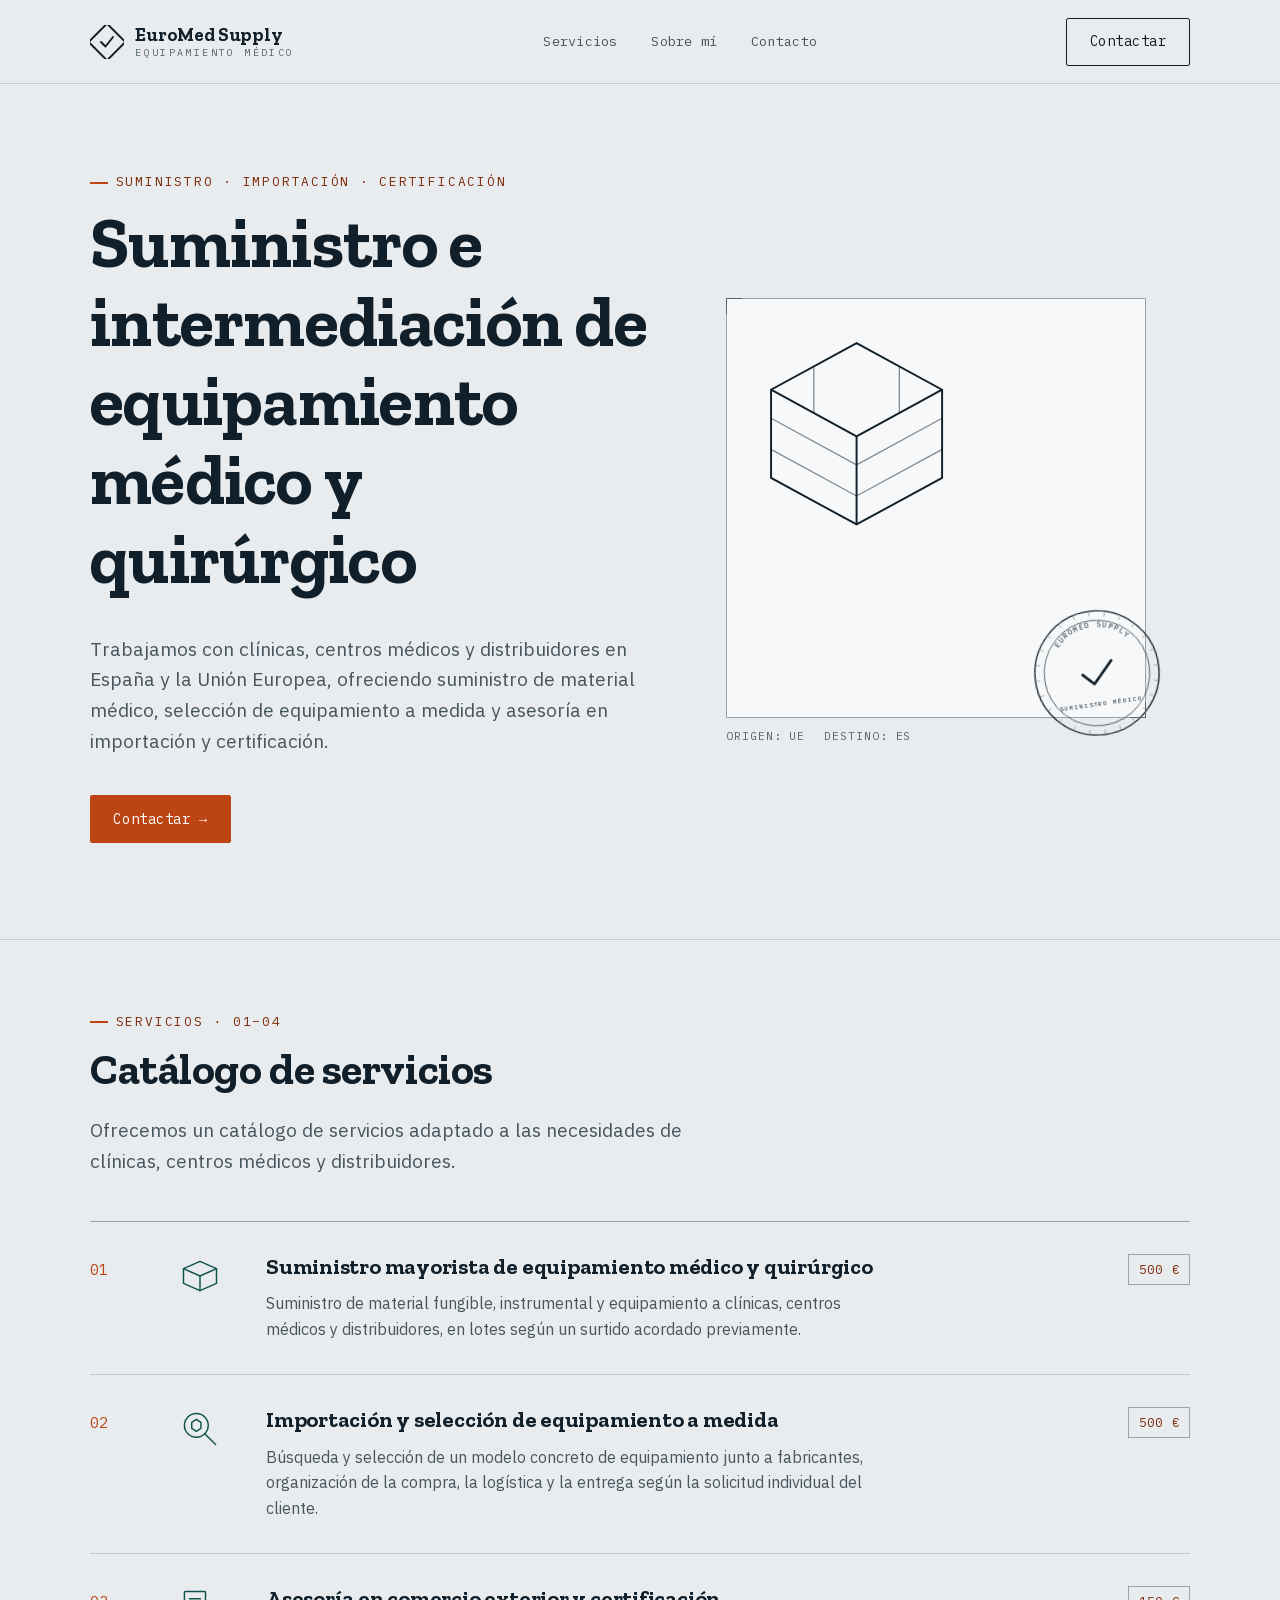
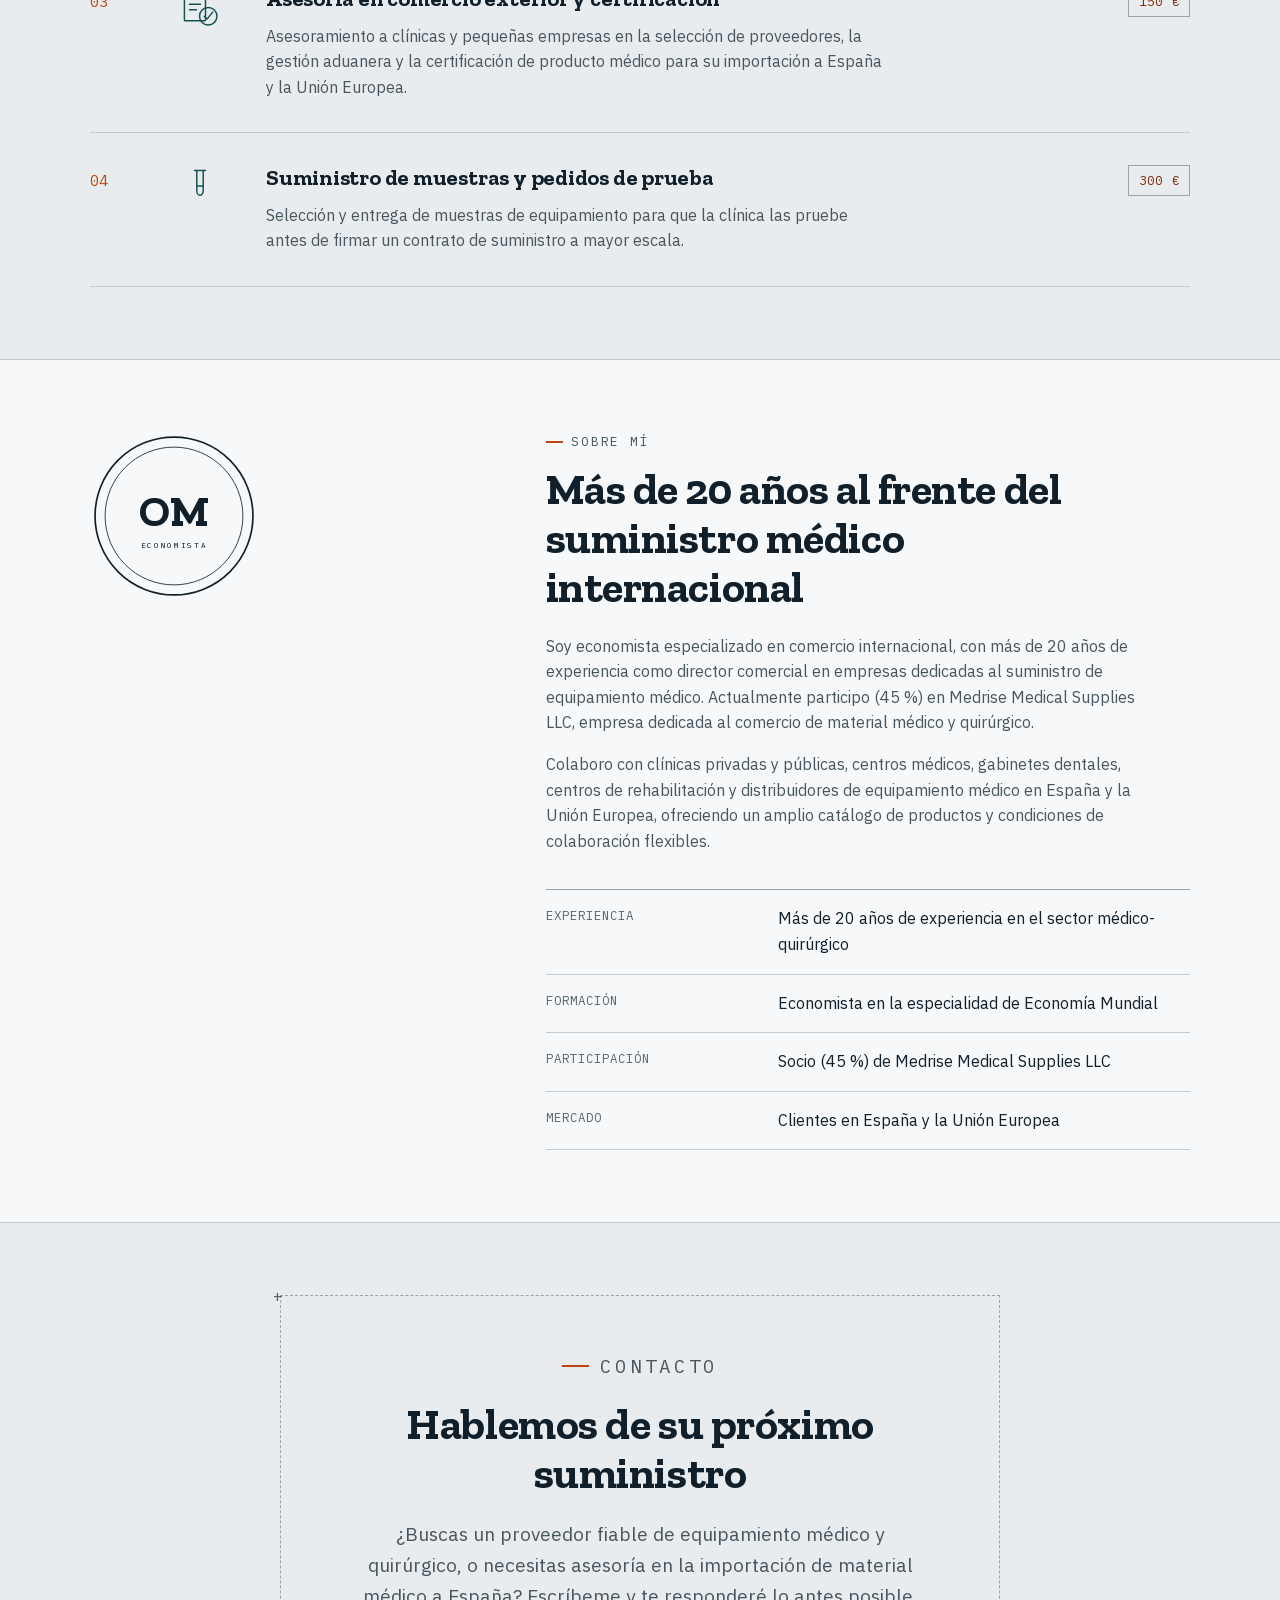
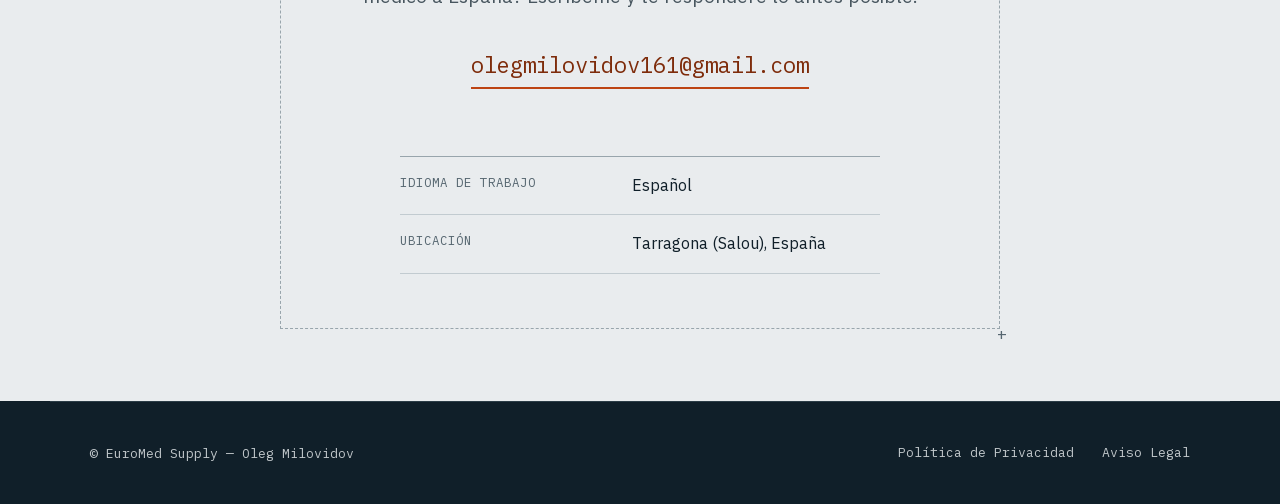
<file: index.html>
<!doctype html>
<html lang="es">
<head>
<meta charset="UTF-8">
<meta name="viewport" content="width=device-width, initial-scale=1">
<title>EuroMed Supply — Equipamiento médico y quirúrgico al por mayor</title>
<meta name="description" content="Suministro, importación y asesoría en equipamiento médico y quirúrgico para clínicas, centros médicos y distribuidores en España y la Unión Europea.">
<meta name="robots" content="index, follow">
<link rel="icon" type="image/svg+xml" href="data:image/svg+xml,%3Csvg%20xmlns%3D%22http%3A//www.w3.org/2000/svg%22%20viewBox%3D%220%200%2034%2034%22%3E%3Crect%20width%3D%2234%22%20height%3D%2234%22%20fill%3D%22%23e9ecee%22/%3E%3Crect%20x%3D%224%22%20y%3D%224%22%20width%3D%2226%22%20height%3D%2226%22%20transform%3D%22rotate%2845%2017%2017%29%22%20fill%3D%22none%22%20stroke%3D%22%23101f29%22%20stroke-width%3D%222.4%22/%3E%3Cpath%20d%3D%22M11%2017%20L15.5%2021.5%20L23%2012%22%20fill%3D%22none%22%20stroke%3D%22%23bd4413%22%20stroke-width%3D%222.6%22%20stroke-linecap%3D%22round%22%20stroke-linejoin%3D%22round%22/%3E%3C/svg%3E">
<link rel="stylesheet" href="assets/css/style.css">
</head>
<body>
<a class="skip-link" href="#contenido">Saltar al contenido</a>

<header class="site-header">
  <div class="wrap header-inner">
    <a class="brand" href="#top" aria-label="EuroMed Supply — inicio">
      <svg class="brand-mark" viewBox="0 0 34 34" role="img" aria-hidden="true">
        <rect x="4" y="4" width="26" height="26" transform="rotate(45 17 17)" fill="none" stroke="currentColor" stroke-width="2"/>
        <path d="M11 17 L15.5 21.5 L23 12" fill="none" stroke="currentColor" stroke-width="2" stroke-linecap="round" stroke-linejoin="round"/>
      </svg>
      <span class="brand-name">EuroMed Supply<em>Equipamiento médico</em></span>
    </a>

    <nav class="site-nav" aria-label="Navegación principal">
      <a href="#servicios">Servicios</a>
      <a href="#sobre-mi">Sobre mí</a>
      <a href="#contacto">Contacto</a>
    </nav>

    <a class="btn btn-outline header-cta" href="#contacto">Contactar</a>

    <button class="nav-toggle" id="nav-toggle" type="button" aria-expanded="false" aria-controls="mobile-nav" aria-label="Abrir menú">
      <span></span>
    </button>
  </div>

  <nav class="mobile-nav" id="mobile-nav" aria-label="Navegación móvil">
    <a href="#servicios">Servicios</a>
    <a href="#sobre-mi">Sobre mí</a>
    <a href="#contacto">Contactar</a>
  </nav>
</header>

<main id="contenido">

  <section class="hero" id="top">
    <div class="wrap hero-inner">
      <div class="hero-copy">
        <p class="eyebrow">Suministro · Importación · Certificación</p>
        <h1>Suministro e intermediación de equipamiento médico y quirúrgico</h1>
        <p class="hero-lead">Trabajamos con clínicas, centros médicos y distribuidores en España y la Unión Europea, ofreciendo suministro de material médico, selección de equipamiento a medida y asesoría en importación y certificación.</p>
        <div class="hero-actions">
          <a class="btn btn-solid" href="#contacto">Contactar <span class="btn-arrow" aria-hidden="true">→</span></a>
        </div>
      </div>

      <div class="hero-visual" aria-hidden="true">
        <div class="crate-frame">
          <svg class="crate-illustration" viewBox="0 0 200 200">
            <path d="M100 34 L166 70 L166 138 L100 174 L34 138 L34 70 Z" fill="none" stroke="currentColor" stroke-width="1.5"/>
            <path d="M34 70 L100 106 L166 70" fill="none" stroke="currentColor" stroke-width="1.5"/>
            <path d="M100 106 L100 174" fill="none" stroke="currentColor" stroke-width="1.5"/>
            <path d="M34 92 L100 128 M100 128 L166 92" fill="none" stroke="currentColor" stroke-width="1" opacity="0.5"/>
            <path d="M34 116 L100 152 M100 152 L166 116" fill="none" stroke="currentColor" stroke-width="1" opacity="0.5"/>
            <path d="M67 52 L67 88 M133 52 L133 88" stroke="currentColor" stroke-width="1" opacity="0.5"/>
          </svg>

          <svg class="stamp" viewBox="0 0 200 200" role="img" aria-hidden="true">
            <circle cx="100" cy="100" r="94" fill="none" stroke="currentColor" stroke-width="2"/>
            <circle cx="100" cy="100" r="80" fill="none" stroke="currentColor" stroke-width="1"/>
            <g stroke="currentColor" stroke-width="1" opacity="0.55">
              <line x1="100.0" y1="13.0" x2="100.0" y2="8.0"/>
              <line x1="122.5" y1="16.0" x2="123.8" y2="11.1"/>
              <line x1="143.5" y1="24.7" x2="146.0" y2="20.3"/>
              <line x1="161.5" y1="38.5" x2="165.1" y2="34.9"/>
              <line x1="175.3" y1="56.5" x2="179.7" y2="54.0"/>
              <line x1="184.0" y1="77.5" x2="188.9" y2="76.2"/>
              <line x1="187.0" y1="100.0" x2="192.0" y2="100.0"/>
              <line x1="184.0" y1="122.5" x2="188.9" y2="123.8"/>
              <line x1="175.3" y1="143.5" x2="179.7" y2="146.0"/>
              <line x1="161.5" y1="161.5" x2="165.1" y2="165.1"/>
              <line x1="143.5" y1="175.3" x2="146.0" y2="179.7"/>
              <line x1="122.5" y1="184.0" x2="123.8" y2="188.9"/>
              <line x1="100.0" y1="187.0" x2="100.0" y2="192.0"/>
              <line x1="77.5" y1="184.0" x2="76.2" y2="188.9"/>
              <line x1="56.5" y1="175.3" x2="54.0" y2="179.7"/>
              <line x1="38.5" y1="161.5" x2="34.9" y2="165.1"/>
              <line x1="24.7" y1="143.5" x2="20.3" y2="146.0"/>
              <line x1="16.0" y1="122.5" x2="11.1" y2="123.8"/>
              <line x1="13.0" y1="100.0" x2="8.0" y2="100.0"/>
              <line x1="16.0" y1="77.5" x2="11.1" y2="76.2"/>
              <line x1="24.7" y1="56.5" x2="20.3" y2="54.0"/>
              <line x1="38.5" y1="38.5" x2="34.9" y2="34.9"/>
              <line x1="56.5" y1="24.7" x2="54.0" y2="20.3"/>
              <line x1="77.5" y1="16.0" x2="76.2" y2="11.1"/>
            </g>
            <path id="stampTopArc" d="M 30 100 A 70 70 0 0 1 170 100" fill="none"/>
            <text font-size="11" letter-spacing="2.5" fill="currentColor" style="font-family:'IBM Plex Mono',monospace;">
              <textPath href="#stampTopArc" startOffset="50%" text-anchor="middle">EUROMED SUPPLY</textPath>
            </text>
            <text x="100" y="150" text-anchor="middle" font-size="9" letter-spacing="1.5" fill="currentColor" style="font-family:'IBM Plex Mono',monospace;">SUMINISTRO MÉDICO</text>
            <path d="M78 100 L94 116 L124 84" fill="none" stroke="currentColor" stroke-width="4" stroke-linecap="round" stroke-linejoin="round"/>
          </svg>

          <div class="crate-caption">
            <span>ORIGEN: UE</span>
            <span>DESTINO: ES</span>
          </div>
        </div>
      </div>
    </div>
  </section>

  <section class="section" id="servicios">
    <div class="wrap">
      <div class="section-head">
        <p class="eyebrow">Servicios · 01–04</p>
        <h2>Catálogo de servicios</h2>
        <p class="section-lead">Ofrecemos un catálogo de servicios adaptado a las necesidades de clínicas, centros médicos y distribuidores.</p>
      </div>

      <div class="manifest">
        <div class="manifest-row">
          <span class="manifest-index">01</span>
          <span class="manifest-icon" aria-hidden="true">
            <svg viewBox="0 0 48 48" fill="none" stroke="currentColor" stroke-width="1.6" stroke-linecap="round" stroke-linejoin="round">
              <path d="M6 16 L24 8 L42 16 L24 24 Z"/>
              <path d="M6 16 V32 L24 40 V24"/>
              <path d="M42 16 V32 L24 40"/>
            </svg>
          </span>
          <div class="manifest-content">
            <div class="manifest-title-row">
              <h3>Suministro mayorista de equipamiento médico y quirúrgico</h3>
              <span class="manifest-price">500 €</span>
            </div>
            <p>Suministro de material fungible, instrumental y equipamiento a clínicas, centros médicos y distribuidores, en lotes según un surtido acordado previamente.</p>
          </div>
        </div>

        <div class="manifest-row">
          <span class="manifest-index">02</span>
          <span class="manifest-icon" aria-hidden="true">
            <svg viewBox="0 0 48 48" fill="none" stroke="currentColor" stroke-width="1.6" stroke-linecap="round" stroke-linejoin="round">
              <circle cx="20" cy="20" r="13"/>
              <line x1="29.2" y1="29.2" x2="41" y2="41"/>
              <polygon points="20,13.5 25,16.7 25,23.3 20,26.5 15,23.3 15,16.7"/>
            </svg>
          </span>
          <div class="manifest-content">
            <div class="manifest-title-row">
              <h3>Importación y selección de equipamiento a medida</h3>
              <span class="manifest-price">500 €</span>
            </div>
            <p>Búsqueda y selección de un modelo concreto de equipamiento junto a fabricantes, organización de la compra, la logística y la entrega según la solicitud individual del cliente.</p>
          </div>
        </div>

        <div class="manifest-row">
          <span class="manifest-index">03</span>
          <span class="manifest-icon" aria-hidden="true">
            <svg viewBox="0 0 48 48" fill="none" stroke="currentColor" stroke-width="1.6" stroke-linecap="round" stroke-linejoin="round">
              <rect x="7" y="6" width="23" height="32" rx="1"/>
              <line x1="12.5" y1="14" x2="24.5" y2="14"/>
              <line x1="12.5" y1="20" x2="24.5" y2="20"/>
              <line x1="12.5" y1="26" x2="20" y2="26"/>
              <circle cx="33" cy="33" r="9.5"/>
              <path d="M28.6 33 L31.7 36.1 L37.8 28.5"/>
            </svg>
          </span>
          <div class="manifest-content">
            <div class="manifest-title-row">
              <h3>Asesoría en comercio exterior y certificación</h3>
              <span class="manifest-price">150 €</span>
            </div>
            <p>Asesoramiento a clínicas y pequeñas empresas en la selección de proveedores, la gestión aduanera y la certificación de producto médico para su importación a España y la Unión Europea.</p>
          </div>
        </div>

        <div class="manifest-row">
          <span class="manifest-index">04</span>
          <span class="manifest-icon" aria-hidden="true">
            <svg viewBox="0 0 48 48" fill="none" stroke="currentColor" stroke-width="1.6" stroke-linecap="round" stroke-linejoin="round">
              <path d="M18 6 H30"/>
              <path d="M20.5 6 V28 a3.5 5 0 0 0 7 0 V6"/>
              <path d="M20.5 23 H27.5"/>
            </svg>
          </span>
          <div class="manifest-content">
            <div class="manifest-title-row">
              <h3>Suministro de muestras y pedidos de prueba</h3>
              <span class="manifest-price">300 €</span>
            </div>
            <p>Selección y entrega de muestras de equipamiento para que la clínica las pruebe antes de firmar un contrato de suministro a mayor escala.</p>
          </div>
        </div>
      </div>
    </div>
  </section>

  <section class="section section-alt" id="sobre-mi">
    <div class="wrap about-inner">
      <div class="about-mark" aria-hidden="true">
        <svg viewBox="0 0 200 200" role="img" aria-hidden="true">
          <circle cx="100" cy="100" r="94" fill="none" stroke="currentColor" stroke-width="2"/>
          <circle cx="100" cy="100" r="82" fill="none" stroke="currentColor" stroke-width="1"/>
          <text x="100" y="112" text-anchor="middle" font-size="52" font-weight="700" fill="currentColor" style="font-family:'Zilla Slab',serif;">OM</text>
          <text x="100" y="138" text-anchor="middle" font-size="9" letter-spacing="2" fill="currentColor" style="font-family:'IBM Plex Mono',monospace;">ECONOMISTA</text>
        </svg>
      </div>

      <div class="about-content">
        <p class="eyebrow">Sobre mí</p>
        <h2>Más de 20 años al frente del suministro médico internacional</h2>
        <p>Soy economista especializado en comercio internacional, con más de 20 años de experiencia como director comercial en empresas dedicadas al suministro de equipamiento médico. Actualmente participo (45&nbsp;%) en Medrise Medical Supplies LLC, empresa dedicada al comercio de material médico y quirúrgico.</p>
        <p>Colaboro con clínicas privadas y públicas, centros médicos, gabinetes dentales, centros de rehabilitación y distribuidores de equipamiento médico en España y la Unión Europea, ofreciendo un amplio catálogo de productos y condiciones de colaboración flexibles.</p>

        <dl class="spec-sheet">
          <div class="spec-row">
            <dt>Experiencia</dt>
            <dd>Más de 20 años de experiencia en el sector médico-quirúrgico</dd>
          </div>
          <div class="spec-row">
            <dt>Formación</dt>
            <dd>Economista en la especialidad de Economía Mundial</dd>
          </div>
          <div class="spec-row">
            <dt>Participación</dt>
            <dd>Socio (45&nbsp;%) de Medrise Medical Supplies LLC</dd>
          </div>
          <div class="spec-row">
            <dt>Mercado</dt>
            <dd>Clientes en España y la Unión Europea</dd>
          </div>
        </dl>
      </div>
    </div>
  </section>

  <section class="section" id="contacto">
    <div class="wrap contact-inner">
      <div class="contact-frame">
        <p class="eyebrow">Contacto</p>
        <h2>Hablemos de su próximo suministro</h2>
        <p>¿Buscas un proveedor fiable de equipamiento médico y quirúrgico, o necesitas asesoría en la importación de material médico a España? Escríbeme y te responderé lo antes posible.</p>
        <a class="contact-email" href="mailto:olegmilovidov161@gmail.com">olegmilovidov161@gmail.com</a>
        <dl class="spec-sheet spec-sheet--compact">
          <div class="spec-row">
            <dt>Idioma de trabajo</dt>
            <dd>Español</dd>
          </div>
          <div class="spec-row">
            <dt>Ubicación</dt>
            <dd>Tarragona (Salou), España</dd>
          </div>
        </dl>
      </div>
    </div>
  </section>

</main>

<footer class="site-footer">
  <div class="wrap footer-inner">
    <p class="footer-copy">© EuroMed Supply — Oleg Milovidov</p>
    <nav class="footer-links" aria-label="Enlaces legales">
      <a href="privacidad.html">Política de Privacidad</a>
      <a href="aviso-legal.html">Aviso Legal</a>
    </nav>
  </div>
</footer>

<script src="assets/js/main.js"></script>
</body>
</html>
</file>
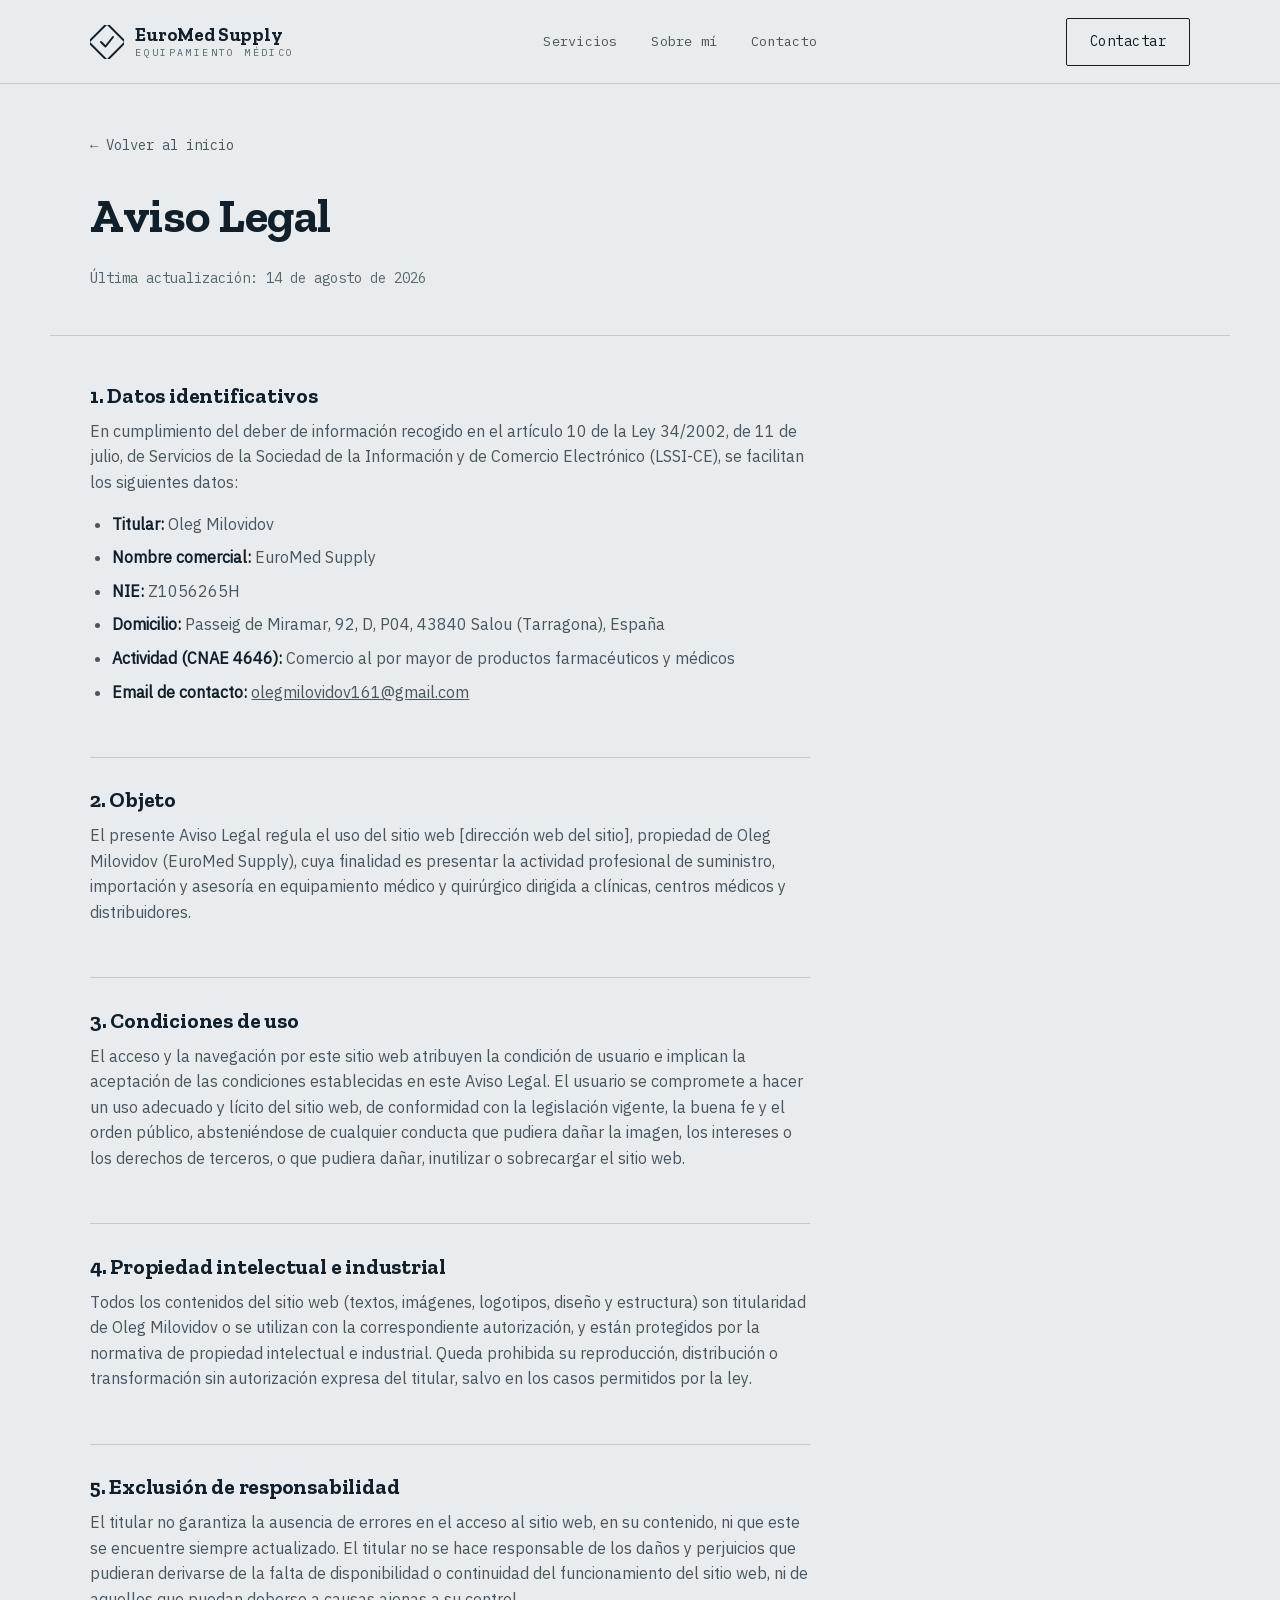
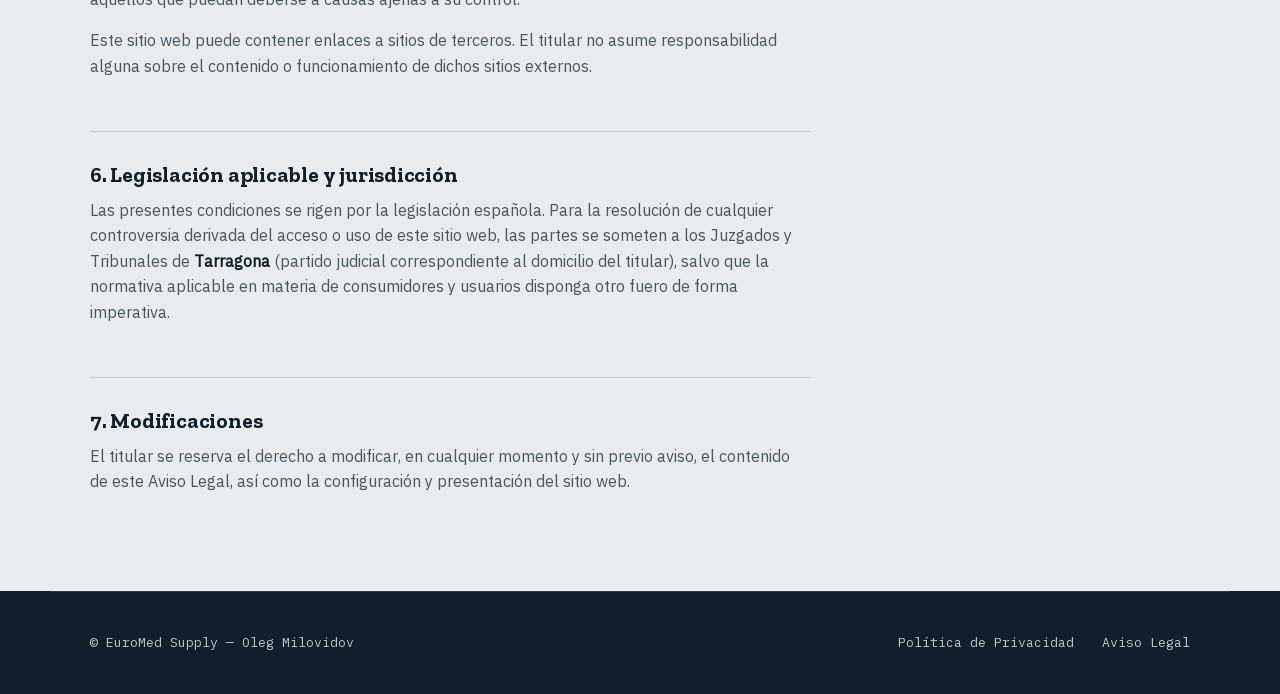
<file: aviso-legal.html>
<!doctype html>
<html lang="es">
<head>
<meta charset="UTF-8">
<meta name="viewport" content="width=device-width, initial-scale=1">
<title>Aviso Legal — EuroMed Supply</title>
<meta name="description" content="Aviso Legal de EuroMed Supply: datos identificativos, condiciones de uso y régimen legal del sitio web.">
<meta name="robots" content="index, follow">
<link rel="icon" type="image/svg+xml" href="data:image/svg+xml,%3Csvg%20xmlns%3D%22http%3A//www.w3.org/2000/svg%22%20viewBox%3D%220%200%2034%2034%22%3E%3Crect%20width%3D%2234%22%20height%3D%2234%22%20fill%3D%22%23e9ecee%22/%3E%3Crect%20x%3D%224%22%20y%3D%224%22%20width%3D%2226%22%20height%3D%2226%22%20transform%3D%22rotate%2845%2017%2017%29%22%20fill%3D%22none%22%20stroke%3D%22%23101f29%22%20stroke-width%3D%222.4%22/%3E%3Cpath%20d%3D%22M11%2017%20L15.5%2021.5%20L23%2012%22%20fill%3D%22none%22%20stroke%3D%22%23bd4413%22%20stroke-width%3D%222.6%22%20stroke-linecap%3D%22round%22%20stroke-linejoin%3D%22round%22/%3E%3C/svg%3E">
<link rel="stylesheet" href="assets/css/style.css">
</head>
<body>
<a class="skip-link" href="#contenido">Saltar al contenido</a>

<header class="site-header">
  <div class="wrap header-inner">
    <a class="brand" href="index.html" aria-label="EuroMed Supply — inicio">
      <svg class="brand-mark" viewBox="0 0 34 34" role="img" aria-hidden="true">
        <rect x="4" y="4" width="26" height="26" transform="rotate(45 17 17)" fill="none" stroke="currentColor" stroke-width="2"/>
        <path d="M11 17 L15.5 21.5 L23 12" fill="none" stroke="currentColor" stroke-width="2" stroke-linecap="round" stroke-linejoin="round"/>
      </svg>
      <span class="brand-name">EuroMed Supply<em>Equipamiento médico</em></span>
    </a>

    <nav class="site-nav" aria-label="Navegación principal">
      <a href="index.html#servicios">Servicios</a>
      <a href="index.html#sobre-mi">Sobre mí</a>
      <a href="index.html#contacto">Contacto</a>
    </nav>

    <a class="btn btn-outline header-cta" href="index.html#contacto">Contactar</a>

    <button class="nav-toggle" id="nav-toggle" type="button" aria-expanded="false" aria-controls="mobile-nav" aria-label="Abrir menú">
      <span></span>
    </button>
  </div>

  <nav class="mobile-nav" id="mobile-nav" aria-label="Navegación móvil">
    <a href="index.html#servicios">Servicios</a>
    <a href="index.html#sobre-mi">Sobre mí</a>
    <a href="index.html#contacto">Contacto</a>
  </nav>
</header>

<main id="contenido">
  <div class="wrap legal-hero">
    <a class="legal-back" href="index.html">← Volver al inicio</a>
    <h1>Aviso Legal</h1>
    <p class="legal-updated">Última actualización: 14 de agosto de 2026</p>
  </div>

  <div class="wrap legal-body">
    <div class="legal-content">

      <h2>1. Datos identificativos</h2>
      <p>En cumplimiento del deber de información recogido en el artículo 10 de la Ley 34/2002, de 11 de julio, de Servicios de la Sociedad de la Información y de Comercio Electrónico (LSSI-CE), se facilitan los siguientes datos:</p>
      <ul>
        <li><strong>Titular:</strong> Oleg Milovidov</li>
        <li><strong>Nombre comercial:</strong> EuroMed Supply</li>
        <li><strong>NIE:</strong> Z1056265H</li>
        <li><strong>Domicilio:</strong> Passeig de Miramar, 92, D, P04, 43840 Salou (Tarragona), España</li>
        <li><strong>Actividad (CNAE 4646):</strong> Comercio al por mayor de productos farmacéuticos y médicos</li>
        <li><strong>Email de contacto:</strong> <a href="mailto:olegmilovidov161@gmail.com">olegmilovidov161@gmail.com</a></li>
      </ul>

      <h2>2. Objeto</h2>
      <p>El presente Aviso Legal regula el uso del sitio web [dirección web del sitio], propiedad de Oleg Milovidov (EuroMed Supply), cuya finalidad es presentar la actividad profesional de suministro, importación y asesoría en equipamiento médico y quirúrgico dirigida a clínicas, centros médicos y distribuidores.</p>

      <h2>3. Condiciones de uso</h2>
      <p>El acceso y la navegación por este sitio web atribuyen la condición de usuario e implican la aceptación de las condiciones establecidas en este Aviso Legal. El usuario se compromete a hacer un uso adecuado y lícito del sitio web, de conformidad con la legislación vigente, la buena fe y el orden público, absteniéndose de cualquier conducta que pudiera dañar la imagen, los intereses o los derechos de terceros, o que pudiera dañar, inutilizar o sobrecargar el sitio web.</p>

      <h2>4. Propiedad intelectual e industrial</h2>
      <p>Todos los contenidos del sitio web (textos, imágenes, logotipos, diseño y estructura) son titularidad de Oleg Milovidov o se utilizan con la correspondiente autorización, y están protegidos por la normativa de propiedad intelectual e industrial. Queda prohibida su reproducción, distribución o transformación sin autorización expresa del titular, salvo en los casos permitidos por la ley.</p>

      <h2>5. Exclusión de responsabilidad</h2>
      <p>El titular no garantiza la ausencia de errores en el acceso al sitio web, en su contenido, ni que este se encuentre siempre actualizado. El titular no se hace responsable de los daños y perjuicios que pudieran derivarse de la falta de disponibilidad o continuidad del funcionamiento del sitio web, ni de aquellos que puedan deberse a causas ajenas a su control.</p>
      <p>Este sitio web puede contener enlaces a sitios de terceros. El titular no asume responsabilidad alguna sobre el contenido o funcionamiento de dichos sitios externos.</p>

      <h2>6. Legislación aplicable y jurisdicción</h2>
      <p>Las presentes condiciones se rigen por la legislación española. Para la resolución de cualquier controversia derivada del acceso o uso de este sitio web, las partes se someten a los Juzgados y Tribunales de <strong>Tarragona</strong> (partido judicial correspondiente al domicilio del titular), salvo que la normativa aplicable en materia de consumidores y usuarios disponga otro fuero de forma imperativa.</p>

      <h2>7. Modificaciones</h2>
      <p>El titular se reserva el derecho a modificar, en cualquier momento y sin previo aviso, el contenido de este Aviso Legal, así como la configuración y presentación del sitio web.</p>

    </div>
  </div>
</main>

<footer class="site-footer">
  <div class="wrap footer-inner">
    <p class="footer-copy">© EuroMed Supply — Oleg Milovidov</p>
    <nav class="footer-links" aria-label="Enlaces legales">
      <a href="privacidad.html">Política de Privacidad</a>
      <a href="aviso-legal.html">Aviso Legal</a>
    </nav>
  </div>
</footer>

<script src="assets/js/main.js"></script>
</body>
</html>
</file>
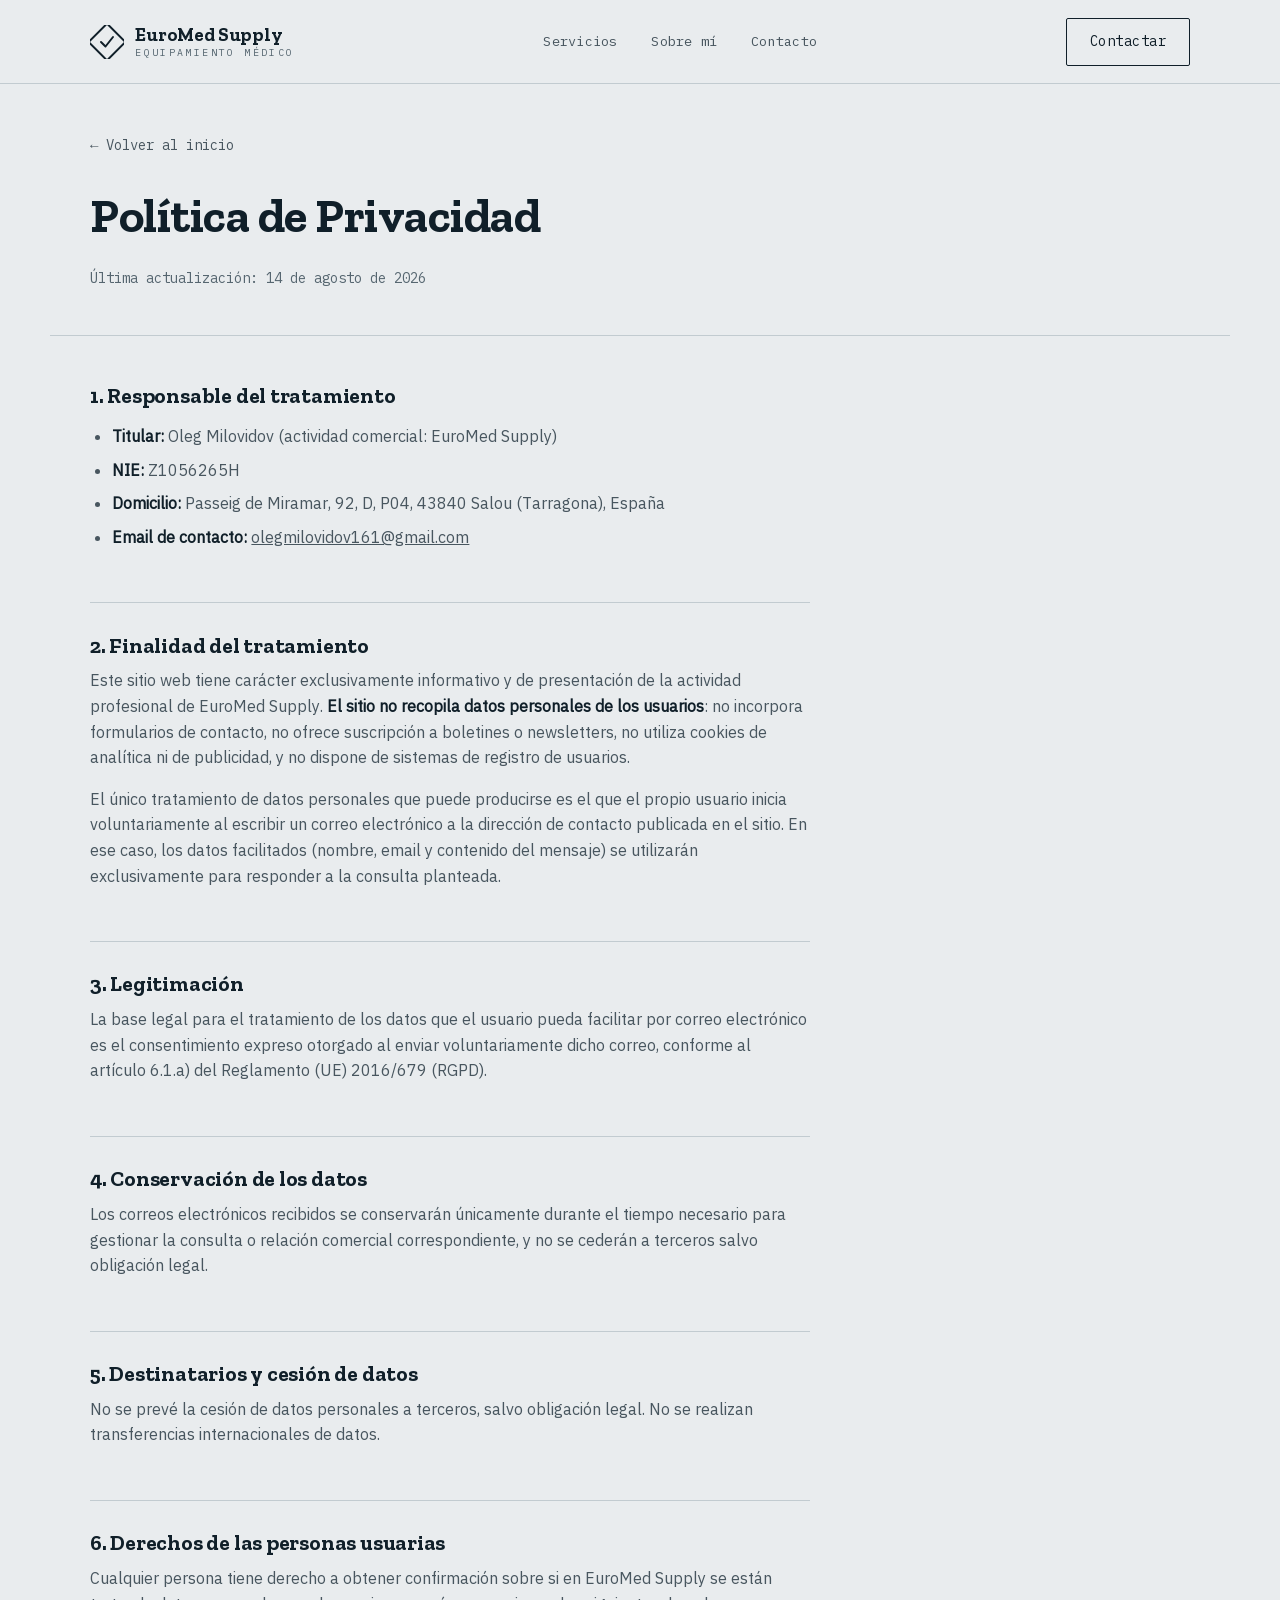
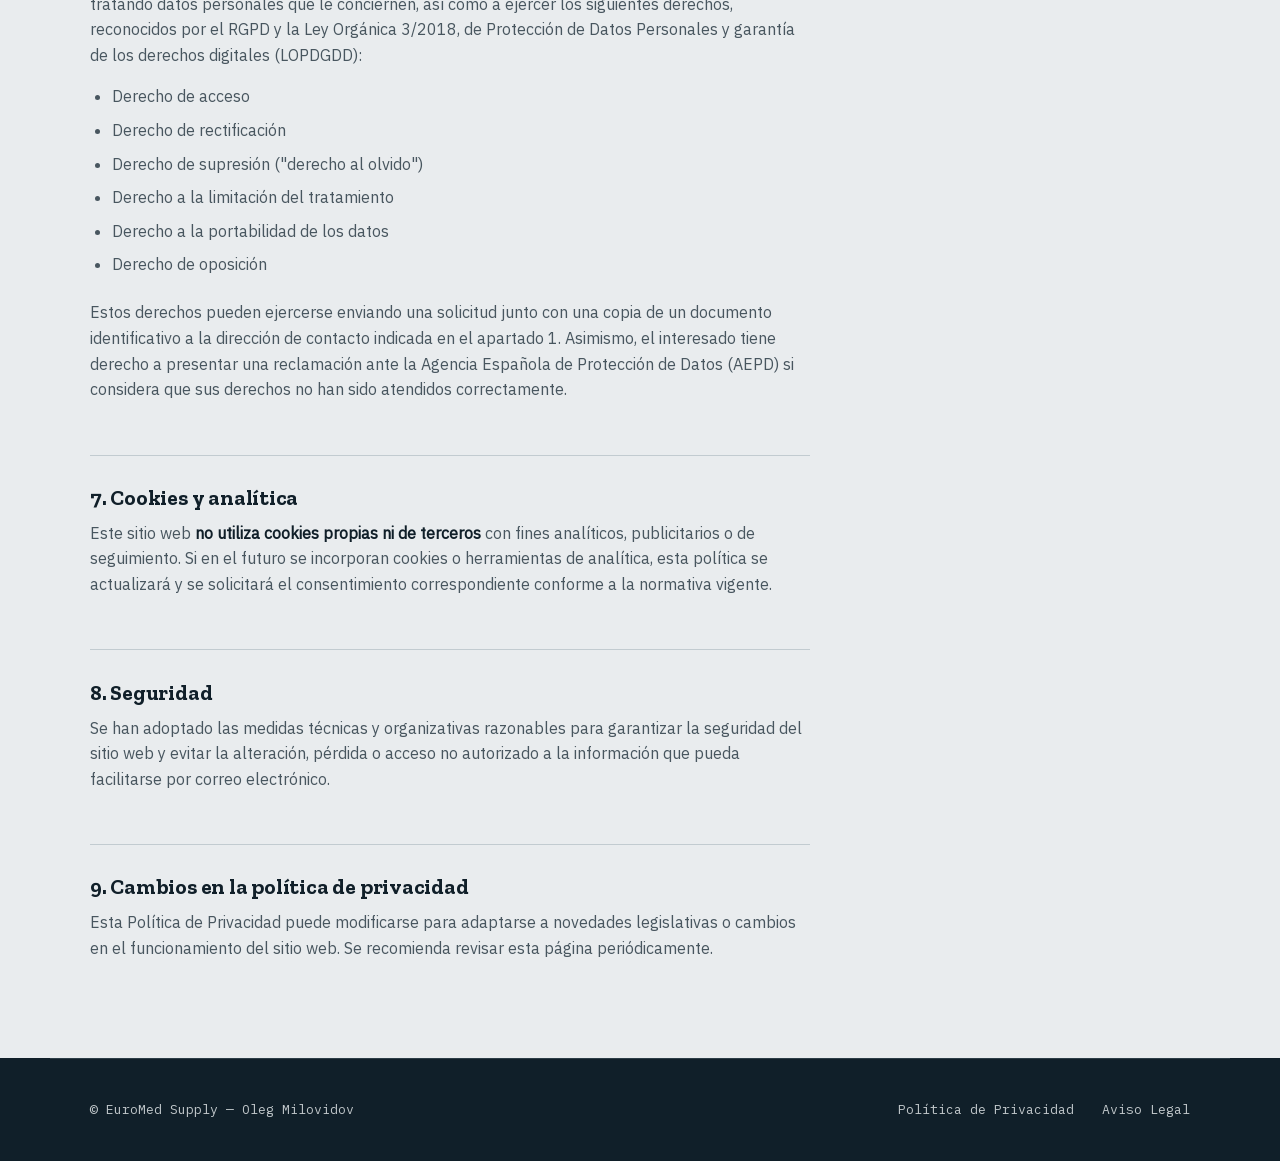
<file: privacidad.html>
<!doctype html>
<html lang="es">
<head>
<meta charset="UTF-8">
<meta name="viewport" content="width=device-width, initial-scale=1">
<title>Política de Privacidad — EuroMed Supply</title>
<meta name="description" content="Política de Privacidad de EuroMed Supply: este sitio web no recopila datos personales de los usuarios.">
<meta name="robots" content="index, follow">
<link rel="icon" type="image/svg+xml" href="data:image/svg+xml,%3Csvg%20xmlns%3D%22http%3A//www.w3.org/2000/svg%22%20viewBox%3D%220%200%2034%2034%22%3E%3Crect%20width%3D%2234%22%20height%3D%2234%22%20fill%3D%22%23e9ecee%22/%3E%3Crect%20x%3D%224%22%20y%3D%224%22%20width%3D%2226%22%20height%3D%2226%22%20transform%3D%22rotate%2845%2017%2017%29%22%20fill%3D%22none%22%20stroke%3D%22%23101f29%22%20stroke-width%3D%222.4%22/%3E%3Cpath%20d%3D%22M11%2017%20L15.5%2021.5%20L23%2012%22%20fill%3D%22none%22%20stroke%3D%22%23bd4413%22%20stroke-width%3D%222.6%22%20stroke-linecap%3D%22round%22%20stroke-linejoin%3D%22round%22/%3E%3C/svg%3E">
<link rel="stylesheet" href="assets/css/style.css">
</head>
<body>
<a class="skip-link" href="#contenido">Saltar al contenido</a>

<header class="site-header">
  <div class="wrap header-inner">
    <a class="brand" href="index.html" aria-label="EuroMed Supply — inicio">
      <svg class="brand-mark" viewBox="0 0 34 34" role="img" aria-hidden="true">
        <rect x="4" y="4" width="26" height="26" transform="rotate(45 17 17)" fill="none" stroke="currentColor" stroke-width="2"/>
        <path d="M11 17 L15.5 21.5 L23 12" fill="none" stroke="currentColor" stroke-width="2" stroke-linecap="round" stroke-linejoin="round"/>
      </svg>
      <span class="brand-name">EuroMed Supply<em>Equipamiento médico</em></span>
    </a>

    <nav class="site-nav" aria-label="Navegación principal">
      <a href="index.html#servicios">Servicios</a>
      <a href="index.html#sobre-mi">Sobre mí</a>
      <a href="index.html#contacto">Contacto</a>
    </nav>

    <a class="btn btn-outline header-cta" href="index.html#contacto">Contactar</a>

    <button class="nav-toggle" id="nav-toggle" type="button" aria-expanded="false" aria-controls="mobile-nav" aria-label="Abrir menú">
      <span></span>
    </button>
  </div>

  <nav class="mobile-nav" id="mobile-nav" aria-label="Navegación móvil">
    <a href="index.html#servicios">Servicios</a>
    <a href="index.html#sobre-mi">Sobre mí</a>
    <a href="index.html#contacto">Contacto</a>
  </nav>
</header>

<main id="contenido">
  <div class="wrap legal-hero">
    <a class="legal-back" href="index.html">← Volver al inicio</a>
    <h1>Política de Privacidad</h1>
    <p class="legal-updated">Última actualización: 14 de agosto de 2026</p>
  </div>

  <div class="wrap legal-body">
    <div class="legal-content">

      <h2>1. Responsable del tratamiento</h2>
      <ul>
        <li><strong>Titular:</strong> Oleg Milovidov (actividad comercial: EuroMed Supply)</li>
        <li><strong>NIE:</strong> Z1056265H</li>
        <li><strong>Domicilio:</strong> Passeig de Miramar, 92, D, P04, 43840 Salou (Tarragona), España</li>
        <li><strong>Email de contacto:</strong> <a href="mailto:olegmilovidov161@gmail.com">olegmilovidov161@gmail.com</a></li>
      </ul>

      <h2>2. Finalidad del tratamiento</h2>
      <p>Este sitio web tiene carácter exclusivamente informativo y de presentación de la actividad profesional de EuroMed Supply. <strong>El sitio no recopila datos personales de los usuarios</strong>: no incorpora formularios de contacto, no ofrece suscripción a boletines o newsletters, no utiliza cookies de analítica ni de publicidad, y no dispone de sistemas de registro de usuarios.</p>
      <p>El único tratamiento de datos personales que puede producirse es el que el propio usuario inicia voluntariamente al escribir un correo electrónico a la dirección de contacto publicada en el sitio. En ese caso, los datos facilitados (nombre, email y contenido del mensaje) se utilizarán exclusivamente para responder a la consulta planteada.</p>

      <h2>3. Legitimación</h2>
      <p>La base legal para el tratamiento de los datos que el usuario pueda facilitar por correo electrónico es el consentimiento expreso otorgado al enviar voluntariamente dicho correo, conforme al artículo 6.1.a) del Reglamento (UE) 2016/679 (RGPD).</p>

      <h2>4. Conservación de los datos</h2>
      <p>Los correos electrónicos recibidos se conservarán únicamente durante el tiempo necesario para gestionar la consulta o relación comercial correspondiente, y no se cederán a terceros salvo obligación legal.</p>

      <h2>5. Destinatarios y cesión de datos</h2>
      <p>No se prevé la cesión de datos personales a terceros, salvo obligación legal. No se realizan transferencias internacionales de datos.</p>

      <h2>6. Derechos de las personas usuarias</h2>
      <p>Cualquier persona tiene derecho a obtener confirmación sobre si en EuroMed Supply se están tratando datos personales que le conciernen, así como a ejercer los siguientes derechos, reconocidos por el RGPD y la Ley Orgánica 3/2018, de Protección de Datos Personales y garantía de los derechos digitales (LOPDGDD):</p>
      <ul>
        <li>Derecho de acceso</li>
        <li>Derecho de rectificación</li>
        <li>Derecho de supresión ("derecho al olvido")</li>
        <li>Derecho a la limitación del tratamiento</li>
        <li>Derecho a la portabilidad de los datos</li>
        <li>Derecho de oposición</li>
      </ul>
      <p>Estos derechos pueden ejercerse enviando una solicitud junto con una copia de un documento identificativo a la dirección de contacto indicada en el apartado 1. Asimismo, el interesado tiene derecho a presentar una reclamación ante la Agencia Española de Protección de Datos (AEPD) si considera que sus derechos no han sido atendidos correctamente.</p>

      <h2>7. Cookies y analítica</h2>
      <p>Este sitio web <strong>no utiliza cookies propias ni de terceros</strong> con fines analíticos, publicitarios o de seguimiento. Si en el futuro se incorporan cookies o herramientas de analítica, esta política se actualizará y se solicitará el consentimiento correspondiente conforme a la normativa vigente.</p>

      <h2>8. Seguridad</h2>
      <p>Se han adoptado las medidas técnicas y organizativas razonables para garantizar la seguridad del sitio web y evitar la alteración, pérdida o acceso no autorizado a la información que pueda facilitarse por correo electrónico.</p>

      <h2>9. Cambios en la política de privacidad</h2>
      <p>Esta Política de Privacidad puede modificarse para adaptarse a novedades legislativas o cambios en el funcionamiento del sitio web. Se recomienda revisar esta página periódicamente.</p>

    </div>
  </div>
</main>

<footer class="site-footer">
  <div class="wrap footer-inner">
    <p class="footer-copy">© EuroMed Supply — Oleg Milovidov</p>
    <nav class="footer-links" aria-label="Enlaces legales">
      <a href="privacidad.html">Política de Privacidad</a>
      <a href="aviso-legal.html">Aviso Legal</a>
    </nav>
  </div>
</footer>

<script src="assets/js/main.js"></script>
</body>
</html>
</file>
<file: assets/css/style.css>
/* ==========================================================================
   EuroMed Supply — hoja de estilos
   Concepto: manifiesto de aduana / precisión clínica.
   ========================================================================== */

@import url("fonts.css");

:root {
  /* Paleta */
  --paper: #e9ecee;
  --panel: #f7f8f9;
  --white: #ffffff;
  --ink: #101f29;
  --ink-soft: #48565f;
  --ink-faint: #566670;
  --line: #c2cbd0;
  --line-strong: #98a5ac;
  --accent: #bd4413;
  --accent-dark: #7e2c0b;
  --accent-soft: #f0d9c9;
  --teal: #12524f;
  --footer-bg: #101f29;
  --footer-ink: #dfe4e6;
  --footer-line: #2c3d47;

  /* Tipografía */
  --f-display: "Zilla Slab", Georgia, "Times New Roman", serif;
  --f-body: "IBM Plex Sans", -apple-system, "Segoe UI", Roboto, sans-serif;
  --f-mono: "IBM Plex Mono", "SFMono-Regular", Consolas, monospace;

  --fs-h1: clamp(2.5rem, 1.6rem + 3.6vw, 4.4rem);
  --fs-h2: clamp(1.9rem, 1.5rem + 1.6vw, 2.75rem);
  --fs-h3: clamp(1.15rem, 1.05rem + 0.4vw, 1.4rem);
  --fs-lead: clamp(1.05rem, 1rem + 0.3vw, 1.2rem);
  --fs-body: 1rem;
  --fs-small: 0.875rem;
  --fs-eyebrow: 0.8rem;

  --wrap: 1180px;
  --radius: 2px;
}

/* --------------------------------- Reset --------------------------------- */

*,
*::before,
*::after {
  box-sizing: border-box;
}

html {
  scroll-behavior: smooth;
}

@media (prefers-reduced-motion: reduce) {
  html {
    scroll-behavior: auto;
  }
  *,
  *::before,
  *::after {
    animation-duration: 0.001ms !important;
    animation-iteration-count: 1 !important;
    transition-duration: 0.001ms !important;
    scroll-behavior: auto !important;
  }
}

body {
  margin: 0;
  background: var(--paper);
  color: var(--ink);
  font-family: var(--f-body);
  font-size: var(--fs-body);
  line-height: 1.6;
  -webkit-font-smoothing: antialiased;
  text-rendering: optimizeLegibility;
}

img,
svg {
  display: block;
  max-width: 100%;
}

h1,
h2,
h3,
h4 {
  font-family: var(--f-display);
  color: var(--ink);
  line-height: 1.12;
  margin: 0 0 0.5em;
  font-weight: 700;
  letter-spacing: -0.01em;
}

p {
  margin: 0 0 1em;
}

a {
  color: inherit;
}

ul {
  margin: 0;
  padding: 0;
}

dl {
  margin: 0;
}

button {
  font-family: inherit;
}

:focus-visible {
  outline: 3px solid var(--accent);
  outline-offset: 3px;
}

.wrap {
  max-width: var(--wrap);
  margin-inline: auto;
  padding-inline: 1.5rem;
}

@media (min-width: 640px) {
  .wrap {
    padding-inline: 2.5rem;
  }
}

.eyebrow {
  font-family: var(--f-mono);
  font-size: var(--fs-eyebrow);
  letter-spacing: 0.14em;
  text-transform: uppercase;
  color: var(--accent-dark);
  margin: 0 0 0.9em;
  display: flex;
  align-items: center;
  gap: 0.6em;
}

.eyebrow::before {
  content: "";
  width: 1.4em;
  height: 2px;
  background: var(--accent);
  display: inline-block;
}

.visually-hidden {
  position: absolute;
  width: 1px;
  height: 1px;
  overflow: hidden;
  clip: rect(0 0 0 0);
  white-space: nowrap;
  border: 0;
  padding: 0;
  margin: -1px;
}

.skip-link {
  position: absolute;
  left: 1rem;
  top: -3rem;
  background: var(--ink);
  color: var(--paper);
  padding: 0.7em 1.2em;
  font-family: var(--f-mono);
  font-size: var(--fs-small);
  z-index: 200;
  transition: top 0.15s ease;
}

.skip-link:focus {
  top: 1rem;
}

/* --------------------------------- Botones -------------------------------- */

.btn {
  display: inline-flex;
  align-items: center;
  gap: 0.6em;
  font-family: var(--f-mono);
  font-size: var(--fs-small);
  letter-spacing: 0.04em;
  text-decoration: none;
  padding: 0.85em 1.6em;
  border: 1.5px solid var(--ink);
  border-radius: var(--radius);
  transition: background-color 0.18s ease, color 0.18s ease, border-color 0.18s ease, transform 0.18s ease;
  white-space: nowrap;
}

.btn-solid {
  background: var(--accent);
  border-color: var(--accent);
  color: var(--white);
}

.btn-solid:hover {
  background: var(--accent-dark);
  border-color: var(--accent-dark);
  transform: translateY(-1px);
}

.btn-outline {
  background: transparent;
  color: var(--ink);
}

.btn-outline:hover {
  background: var(--ink);
  color: var(--paper);
}

.btn-arrow {
  transition: transform 0.18s ease;
}

.btn:hover .btn-arrow {
  transform: translateX(3px);
}

/* --------------------------------- Header --------------------------------- */

.site-header {
  position: sticky;
  top: 0;
  z-index: 100;
  background: rgba(233, 236, 238, 0.92);
  backdrop-filter: blur(6px);
  border-bottom: 1px solid var(--line);
}

.header-inner {
  display: flex;
  align-items: center;
  justify-content: space-between;
  gap: 1.5rem;
  padding-block: 1.1rem;
}

.brand {
  display: flex;
  align-items: center;
  gap: 0.7rem;
  text-decoration: none;
  color: var(--ink);
}

.brand-mark {
  width: 34px;
  height: 34px;
  flex-shrink: 0;
}

.brand-name {
  font-family: var(--f-display);
  font-weight: 700;
  font-size: 1.15rem;
  letter-spacing: -0.01em;
  line-height: 1.1;
}

.brand-name em {
  display: block;
  font-style: normal;
  font-family: var(--f-mono);
  font-weight: 400;
  font-size: 0.62rem;
  letter-spacing: 0.24em;
  text-transform: uppercase;
  color: var(--ink-faint);
  margin-top: 0.25em;
}

.site-nav {
  display: none;
  align-items: center;
  gap: 2.1rem;
  font-family: var(--f-mono);
  font-size: 0.85rem;
  letter-spacing: 0.02em;
}

.site-nav a {
  text-decoration: none;
  color: var(--ink-soft);
  position: relative;
  padding-block: 0.2em;
}

.site-nav a::after {
  content: "";
  position: absolute;
  left: 0;
  right: 100%;
  bottom: -2px;
  height: 2px;
  background: var(--accent);
  transition: right 0.2s ease;
}

.site-nav a:hover {
  color: var(--ink);
}

.site-nav a:hover::after {
  right: 0;
}

.header-cta {
  display: none;
}

.nav-toggle {
  display: flex;
  flex-direction: column;
  justify-content: center;
  align-items: center;
  gap: 5px;
  width: 42px;
  height: 42px;
  border: 1.5px solid var(--ink);
  background: transparent;
  border-radius: var(--radius);
  cursor: pointer;
  padding: 0;
}

.nav-toggle span,
.nav-toggle::before,
.nav-toggle::after {
  content: "";
  display: block;
  width: 18px;
  height: 2px;
  background: var(--ink);
  transition: transform 0.2s ease, opacity 0.2s ease;
}

.nav-toggle[aria-expanded="true"]::before {
  transform: translateY(7px) rotate(45deg);
}

.nav-toggle[aria-expanded="true"] span {
  opacity: 0;
}

.nav-toggle[aria-expanded="true"]::after {
  transform: translateY(-7px) rotate(-45deg);
}

.mobile-nav {
  display: none;
  flex-direction: column;
  border-top: 1px solid var(--line);
  background: var(--panel);
}

.mobile-nav.is-open {
  display: flex;
}

.mobile-nav a {
  padding: 1rem 1.5rem;
  text-decoration: none;
  color: var(--ink);
  font-family: var(--f-mono);
  font-size: 0.95rem;
  border-bottom: 1px solid var(--line);
}

.mobile-nav a:last-child {
  border-bottom: none;
}

@media (min-width: 900px) {
  .site-nav {
    display: flex;
  }

  .header-cta {
    display: inline-flex;
  }

  .nav-toggle {
    display: none;
  }

  .mobile-nav {
    display: none !important;
  }
}

/* ---------------------------------- Hero ----------------------------------- */

.hero {
  position: relative;
  overflow: hidden;
  border-bottom: 1px solid var(--line);
}

.hero-inner {
  display: grid;
  grid-template-columns: 1fr;
  gap: 3rem;
  padding-block: 3.5rem 4rem;
  align-items: center;
}

@media (min-width: 900px) {
  .hero-inner {
    grid-template-columns: 1.05fr 0.95fr;
    padding-block: 5.5rem 6rem;
    gap: 2rem;
  }
}

.hero h1 {
  font-size: var(--fs-h1);
  max-width: 16ch;
}

.hero-lead {
  font-size: var(--fs-lead);
  color: var(--ink-soft);
  max-width: 46ch;
  margin-bottom: 2em;
}

.hero-actions {
  display: flex;
  gap: 1rem;
  flex-wrap: wrap;
}

.hero-visual {
  position: relative;
  display: flex;
  justify-content: center;
  align-items: center;
}

.hero-visual .crate-frame {
  position: relative;
  width: 100%;
  max-width: 420px;
  aspect-ratio: 1 / 1;
  border: 1px solid var(--line-strong);
  background: var(--panel);
}

.hero-visual .crate-frame::before,
.hero-visual .crate-frame::after {
  content: "";
  position: absolute;
  width: 16px;
  height: 16px;
  border: 1.5px solid var(--ink-faint);
  border-right: none;
  border-bottom: none;
}

.hero-visual .crate-frame::before {
  top: -1px;
  left: -1px;
}

.hero-visual .crate-frame::after {
  bottom: -1px;
  right: -1px;
  transform: rotate(180deg);
}

.crate-illustration {
  width: 62%;
  height: 62%;
}

.stamp {
  position: absolute;
  bottom: -22px;
  right: -18px;
  width: 132px;
  height: 132px;
  animation: stamp-in 0.7s cubic-bezier(0.2, 0.9, 0.3, 1.1) 0.15s both;
}

@keyframes stamp-in {
  from {
    opacity: 0;
    transform: scale(1.4) rotate(-18deg);
  }
  to {
    opacity: 1;
    transform: scale(1) rotate(-8deg);
  }
}

@media (prefers-reduced-motion: reduce) {
  .stamp {
    animation: none;
    transform: rotate(-8deg);
  }
}

.crate-caption {
  position: absolute;
  left: -1px;
  bottom: -1px;
  transform: translateY(100%);
  padding-top: 0.6rem;
  font-family: var(--f-mono);
  font-size: 0.7rem;
  letter-spacing: 0.08em;
  color: var(--ink-faint);
  display: flex;
  gap: 1.2rem;
}

/* ------------------------------- Manifiesto -------------------------------- */

.section {
  padding-block: 4.5rem;
}

.section-alt {
  background: var(--panel);
  border-block: 1px solid var(--line);
}

.section-head {
  max-width: 62ch;
  margin-bottom: 2.75rem;
}

.section-head h2 {
  font-size: var(--fs-h2);
}

.section-lead {
  color: var(--ink-soft);
  font-size: var(--fs-lead);
  margin-bottom: 0;
}

.manifest {
  border-top: 1px solid var(--line-strong);
}

.manifest-row {
  display: grid;
  grid-template-columns: auto auto 1fr;
  gap: 1.5rem;
  align-items: start;
  padding-block: 2rem;
  border-bottom: 1px solid var(--line);
}

.manifest-index {
  font-family: var(--f-mono);
  font-size: 0.95rem;
  color: var(--accent);
  padding-top: 0.2em;
}

.manifest-icon {
  width: 44px;
  height: 44px;
  color: var(--teal);
}

.manifest-icon svg {
  width: 100%;
  height: 100%;
}

.manifest-title-row {
  display: flex;
  flex-wrap: wrap;
  align-items: baseline;
  justify-content: space-between;
  gap: 0.6rem 1.2rem;
  margin-bottom: 0.4em;
}

.manifest-content h3 {
  font-size: var(--fs-h3);
  margin-bottom: 0;
}

.manifest-price {
  flex-shrink: 0;
  font-family: var(--f-mono);
  font-size: 0.82rem;
  letter-spacing: 0.02em;
  color: var(--accent-dark);
  border: 1px solid var(--line-strong);
  padding: 0.3em 0.7em;
  white-space: nowrap;
}

.manifest-content p {
  color: var(--ink-soft);
  max-width: 62ch;
  margin-bottom: 0;
}

@media (min-width: 700px) {
  .manifest-row {
    grid-template-columns: 3.5rem 3.5rem 1fr;
    gap: 2rem;
  }
}

/* ---------------------------------- Sobre mí -------------------------------- */

.about-inner {
  display: grid;
  grid-template-columns: 1fr;
  gap: 3rem;
}

@media (min-width: 900px) {
  .about-inner {
    grid-template-columns: 0.62fr 1fr;
    align-items: start;
    gap: 3.5rem;
  }
}

.about-mark {
  width: 168px;
  height: 168px;
  margin-inline: auto;
}

@media (min-width: 900px) {
  .about-mark {
    margin-inline: 0;
    position: sticky;
    top: 7.5rem;
  }
}

.about-content h2 {
  font-size: var(--fs-h2);
  max-width: 22ch;
}

.about-content p {
  color: var(--ink-soft);
  max-width: 62ch;
}

.spec-sheet {
  margin-top: 2.2rem;
  border-top: 1px solid var(--line-strong);
}

.spec-row {
  display: grid;
  grid-template-columns: 1fr;
  gap: 0.25rem;
  padding-block: 1rem;
  border-bottom: 1px solid var(--line);
}

@media (min-width: 560px) {
  .spec-row {
    grid-template-columns: 13rem 1fr;
    gap: 1.5rem;
  }
}

.spec-row dt {
  font-family: var(--f-mono);
  font-size: 0.78rem;
  letter-spacing: 0.08em;
  text-transform: uppercase;
  color: var(--ink-faint);
}

.spec-row dd {
  margin: 0;
  color: var(--ink);
}

/* --------------------------------- Contacto --------------------------------- */

.contact-inner {
  display: flex;
  justify-content: center;
}

.contact-frame {
  position: relative;
  width: 100%;
  max-width: 720px;
  border: 1.5px dashed var(--line-strong);
  padding: clamp(2rem, 3vw + 1rem, 3.5rem);
  text-align: center;
}

.contact-frame::before,
.contact-frame::after {
  content: "+";
  position: absolute;
  font-family: var(--f-mono);
  color: var(--ink-faint);
  font-size: 1rem;
  line-height: 1;
}

.contact-frame::before {
  top: -0.55em;
  left: -0.5em;
}

.contact-frame::after {
  bottom: -0.85em;
  right: -0.5em;
}

.contact-frame .eyebrow {
  justify-content: center;
}

.contact-frame h2 {
  font-size: var(--fs-h2);
}

.contact-frame > p {
  color: var(--ink-soft);
  max-width: 48ch;
  margin-inline: auto;
  font-size: var(--fs-lead);
}

.contact-email {
  display: inline-block;
  font-family: var(--f-mono);
  font-size: clamp(1.05rem, 0.9rem + 0.8vw, 1.4rem);
  color: var(--accent-dark);
  text-decoration: none;
  border-bottom: 2px solid var(--accent);
  padding-bottom: 0.15em;
  margin-block: 0.75em 2rem;
  word-break: break-word;
}

.contact-email:hover {
  color: var(--accent);
}

.spec-sheet--compact {
  max-width: 30rem;
  margin-inline: auto;
  text-align: left;
}

/* --------------------------------- Footer ----------------------------------- */

.site-footer {
  background: var(--footer-bg);
  color: var(--footer-ink);
}

.footer-inner {
  display: flex;
  flex-direction: column;
  gap: 1.25rem;
  padding-block: 2.5rem;
  border-top: 1px solid var(--footer-line);
}

@media (min-width: 700px) {
  .footer-inner {
    flex-direction: row;
    align-items: center;
    justify-content: space-between;
  }
}

.footer-copy {
  font-family: var(--f-mono);
  font-size: 0.82rem;
  color: var(--footer-ink);
  margin: 0;
  opacity: 0.85;
}

.footer-links {
  display: flex;
  gap: 1.75rem;
  flex-wrap: wrap;
  font-family: var(--f-mono);
  font-size: 0.82rem;
}

.footer-links a {
  color: var(--footer-ink);
  text-decoration: none;
  border-bottom: 1px solid transparent;
  opacity: 0.85;
}

.footer-links a:hover {
  border-bottom-color: var(--accent);
  opacity: 1;
}

/* ------------------------------- Páginas legales ----------------------------- */

.legal-hero {
  padding-block: 3rem 2rem;
  border-bottom: 1px solid var(--line);
}

.legal-hero h1 {
  font-size: clamp(2rem, 1.6rem + 2vw, 3rem);
  max-width: 20ch;
}

.legal-updated {
  font-family: var(--f-mono);
  font-size: var(--fs-small);
  color: var(--ink-faint);
}

.legal-body {
  padding-block: 3rem 5rem;
}

.legal-content {
  max-width: 72ch;
}

.legal-content h2 {
  font-size: 1.35rem;
  margin-top: 2.4em;
  padding-top: 1.4em;
  border-top: 1px solid var(--line);
}

.legal-content h2:first-child {
  margin-top: 0;
  padding-top: 0;
  border-top: none;
}

.legal-content p,
.legal-content li {
  color: var(--ink-soft);
}

.legal-content ul {
  margin: 1em 0 1.4em;
  padding-left: 1.4em;
}

.legal-content li {
  margin-bottom: 0.5em;
  list-style: disc;
}

.legal-content strong {
  color: var(--ink);
}

.legal-back {
  display: inline-flex;
  align-items: center;
  gap: 0.5em;
  font-family: var(--f-mono);
  font-size: var(--fs-small);
  text-decoration: none;
  color: var(--ink-soft);
  margin-bottom: 2rem;
}

.legal-back:hover {
  color: var(--accent-dark);
}
</file>
